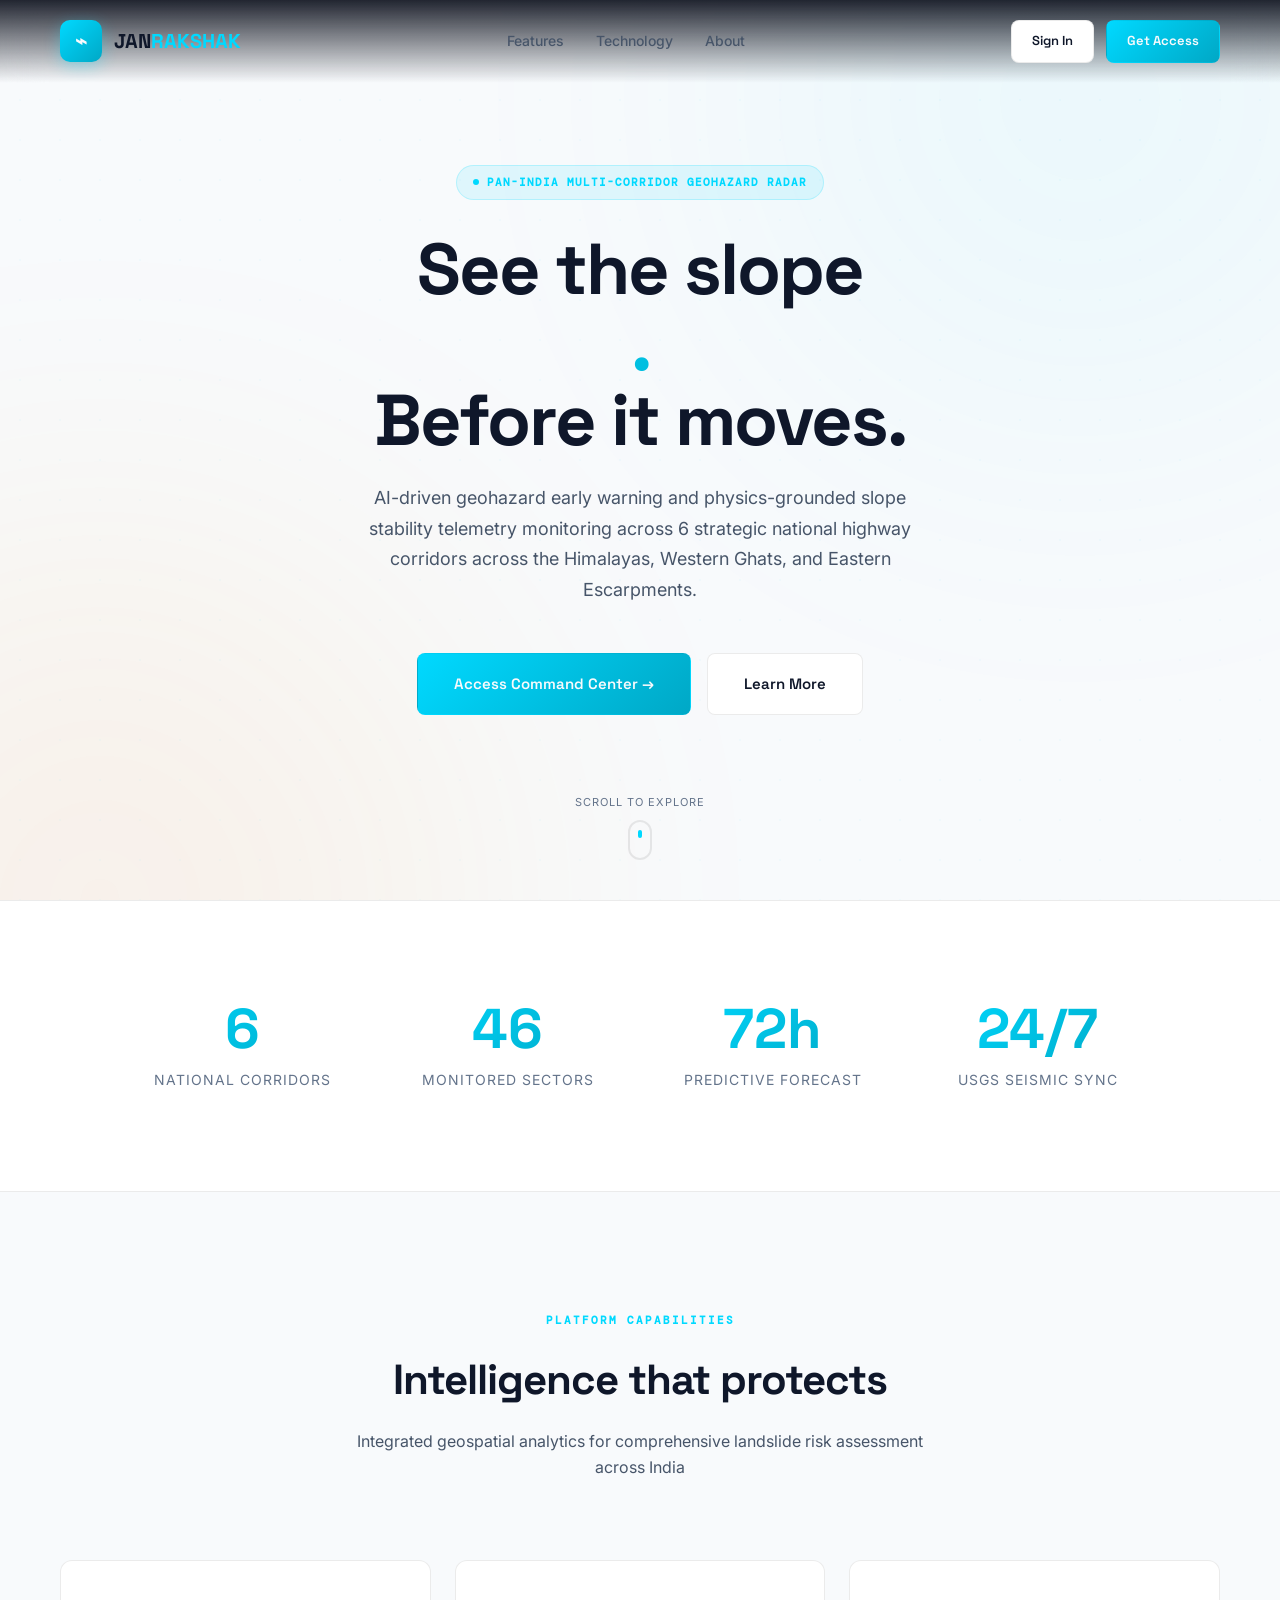
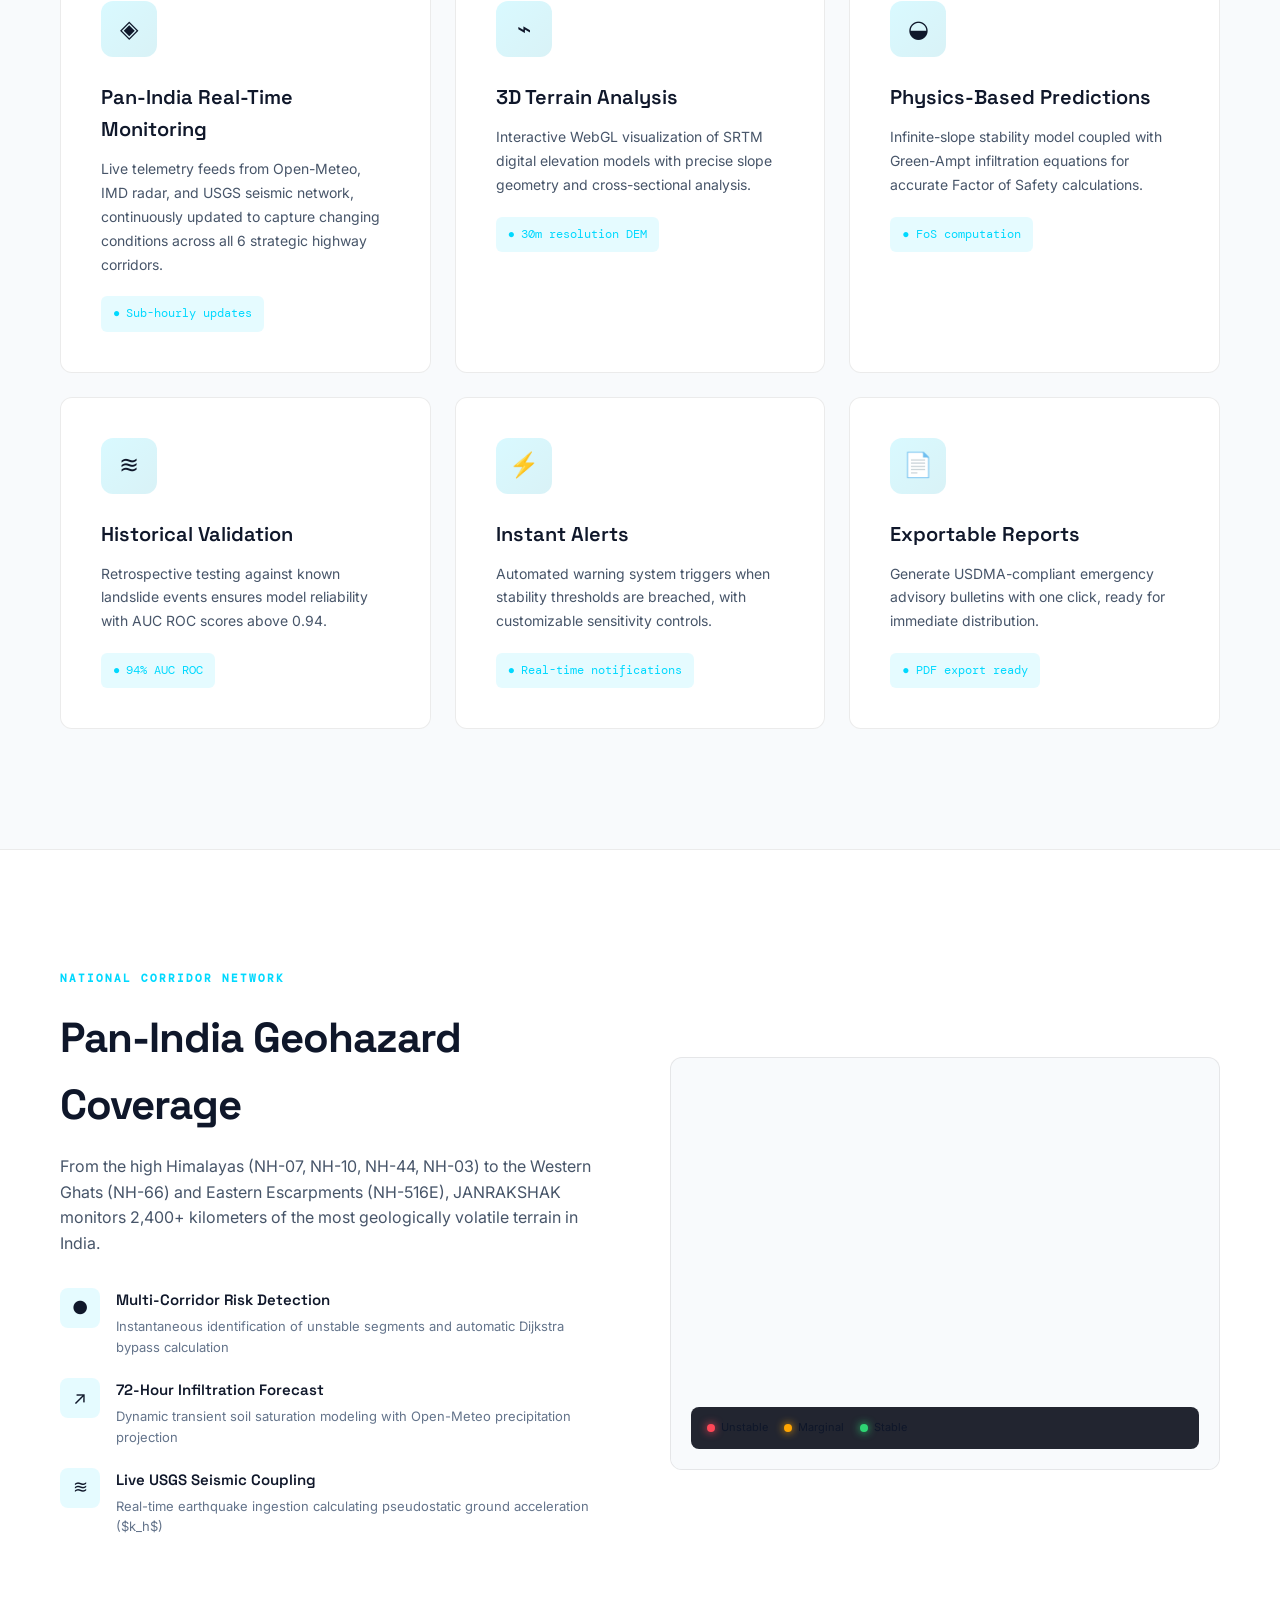
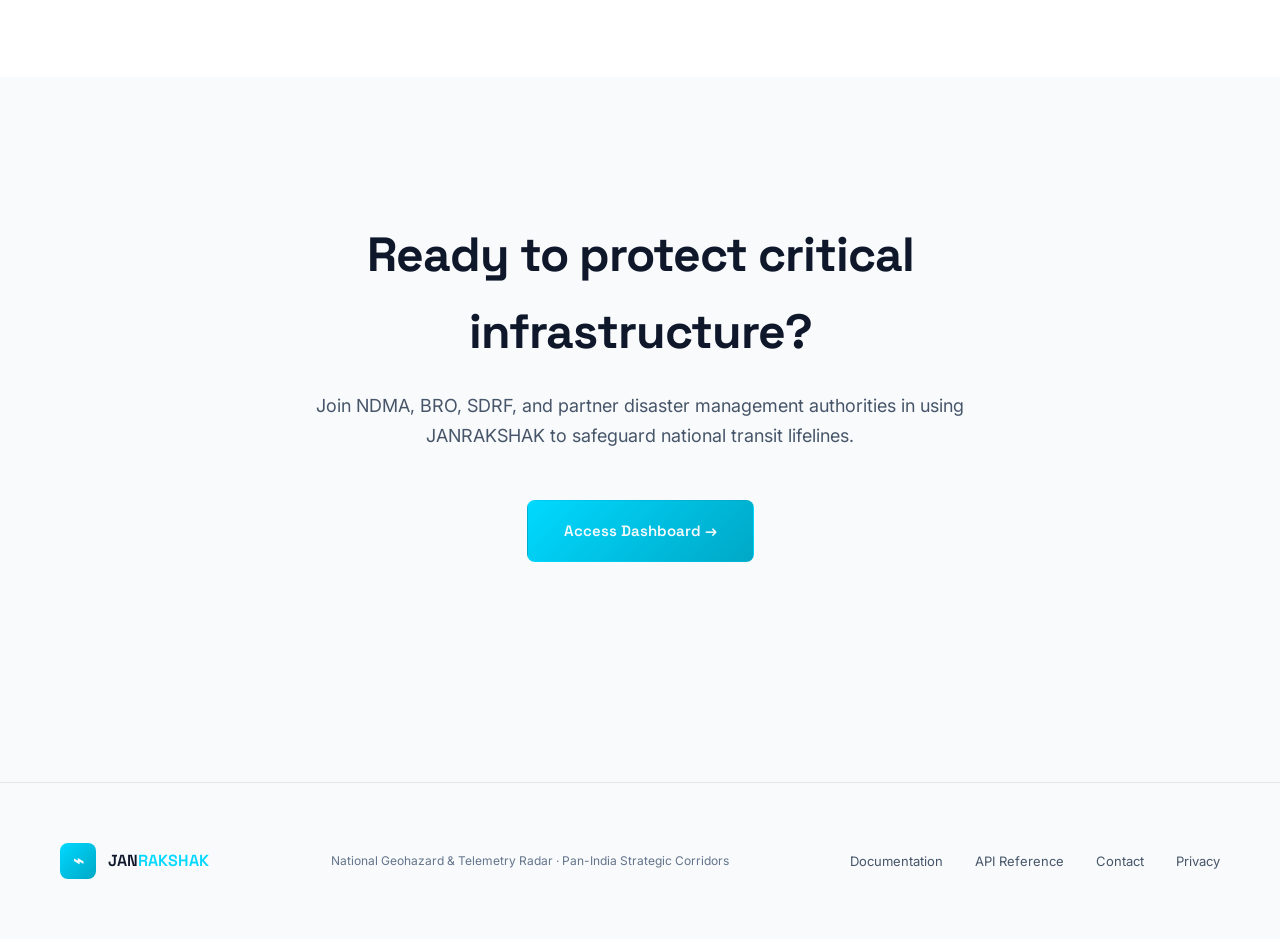
<file: templates/landing_v2.html>
<!DOCTYPE html>
<html lang="en">
<head>
    <meta charset="utf-8">
    <meta name="viewport" content="width=device-width, initial-scale=1">
    <title>JANRAKSHAK | Himalayan Slope Intelligence</title>
    <link rel="preconnect" href="https://fonts.googleapis.com">
    <link href="https://fonts.googleapis.com/css2?family=Space+Grotesk:wght@400;500;600;700&family=Inter:wght@300;400;500;600;700&family=DM+Mono:wght@400;500&display=swap" rel="stylesheet">

    <style>
        :root {
            --primary: #00d9ff;
            --primary-dark: #00a8c6;
            --danger: #ff4757;
            --warning: #ffa502;
            --success: #2ed573;
            --dark: #0a0e1a;
            --dark-light: #141b2d;
            --dark-lighter: #1e2a3d;
            --text-primary: #f0f4f8;
            --text-secondary: #94a3b8;
            --text-muted: #64748b;
            --border: rgba(255,255,255,0.08);
            --shadow: 0 20px 60px rgba(0,0,0,0.4);
            --radius: 12px;
            --radius-sm: 8px;
        }

        @media (prefers-color-scheme: light) {
            :root:not([data-theme="dark"]) {
                --dark: #f8fafc;
                --dark-light: #ffffff;
                --dark-lighter: #f1f5f9;
                --text-primary: #0f172a;
                --text-secondary: #475569;
                --border: rgba(0,0,0,0.08);
            }
        }

        * {
            margin: 0;
            padding: 0;
            box-sizing: border-box;
        }

        body {
            font-family: 'Inter', -apple-system, BlinkMacSystemFont, sans-serif;
            background: var(--dark);
            color: var(--text-primary);
            line-height: 1.6;
            overflow-x: hidden;
        }

        /* Ambient Background */
        .ambient-bg {
            position: fixed;
            inset: 0;
            z-index: -1;
            overflow: hidden;
        }

        .ambient-glow {
            position: absolute;
            width: 800px;
            height: 800px;
            border-radius: 50%;
            filter: blur(150px);
            opacity: 0.08;
        }

        .glow-1 {
            top: -300px;
            right: -200px;
            background: radial-gradient(circle, var(--primary), transparent);
            animation: float 20s ease-in-out infinite;
        }

        .glow-2 {
            bottom: -400px;
            left: -300px;
            background: radial-gradient(circle, var(--danger), var(--warning), transparent);
            animation: float 25s ease-in-out infinite reverse;
        }

        .glow-3 {
            top: 50%;
            left: 50%;
            transform: translate(-50%, -50%);
            width: 1200px;
            height: 1200px;
            background: radial-gradient(circle, rgba(0,217,255,0.03), transparent 70%);
            animation: pulse 8s ease-in-out infinite;
        }

        .grid-pattern {
            position: absolute;
            inset: 0;
            background-image: radial-gradient(rgba(0,217,255,0.03) 1px, transparent 1px);
            background-size: 40px 40px;
        }

        /* Navigation */
        .nav {
            position: fixed;
            top: 0;
            left: 0;
            right: 0;
            z-index: 100;
            padding: 20px 60px;
            display: flex;
            justify-content: space-between;
            align-items: center;
            background: linear-gradient(to bottom, rgba(10,14,26,0.9), transparent);
            backdrop-filter: blur(20px);
        }

        .nav-brand {
            display: flex;
            align-items: center;
            gap: 12px;
        }

        .nav-logo {
            width: 42px;
            height: 42px;
            background: linear-gradient(135deg, var(--primary), var(--primary-dark));
            border-radius: 10px;
            display: flex;
            align-items: center;
            justify-content: center;
            font-size: 20px;
            font-weight: 700;
            color: var(--dark);
            box-shadow: 0 4px 16px rgba(0,217,255,0.3);
        }

        .nav-name {
            font-family: 'Space Grotesk', sans-serif;
            font-size: 20px;
            font-weight: 700;
        }

        .nav-name span {
            color: var(--primary);
        }

        .nav-links {
            display: flex;
            gap: 32px;
        }

        .nav-link {
            color: var(--text-secondary);
            text-decoration: none;
            font-size: 14px;
            font-weight: 500;
            transition: color 0.2s ease;
        }

        .nav-link:hover {
            color: var(--text-primary);
        }

        .nav-cta {
            display: flex;
            gap: 12px;
        }

        .btn {
            padding: 10px 20px;
            border-radius: var(--radius-sm);
            font-family: 'Space Grotesk', sans-serif;
            font-size: 13px;
            font-weight: 600;
            border: 1px solid var(--border);
            background: var(--dark-light);
            color: var(--text-primary);
            cursor: pointer;
            transition: all 0.2s ease;
            text-decoration: none;
        }

        .btn:hover {
            border-color: var(--primary);
            box-shadow: 0 0 12px rgba(0,217,255,0.2);
            transform: translateY(-1px);
        }

        .btn-primary {
            background: linear-gradient(135deg, var(--primary), var(--primary-dark));
            color: var(--dark);
            border-color: transparent;
        }

        .btn-primary:hover {
            box-shadow: 0 8px 32px rgba(0,217,255,0.4);
        }

        /* Hero Section */
        .hero {
            min-height: 100vh;
            display: flex;
            align-items: center;
            justify-content: center;
            padding: 140px 60px 80px;
            position: relative;
        }

        .hero-content {
            max-width: 900px;
            text-align: center;
            animation: fadeUp 1s cubic-bezier(0.16, 1, 0.3, 1);
        }

        .hero-badge {
            display: inline-flex;
            align-items: center;
            gap: 8px;
            padding: 8px 16px;
            background: rgba(0,217,255,0.1);
            border: 1px solid rgba(0,217,255,0.2);
            border-radius: 50px;
            font-size: 11px;
            font-weight: 600;
            font-family: 'DM Mono', monospace;
            color: var(--primary);
            letter-spacing: 1px;
            text-transform: uppercase;
            margin-bottom: 32px;
        }

        .hero-badge-dot {
            width: 6px;
            height: 6px;
            background: var(--primary);
            border-radius: 50%;
            animation: pulse 2s ease-in-out infinite;
        }

        .hero-title {
            font-family: 'Space Grotesk', sans-serif;
            font-size: clamp(40px, 7vw, 72px);
            font-weight: 700;
            line-height: 1.05;
            margin-bottom: 24px;
            letter-spacing: -2px;
        }

        .hero-title span {
            display: block;
            background: linear-gradient(135deg, var(--primary), var(--primary-dark));
            -webkit-background-clip: text;
            -webkit-text-fill-color: transparent;
            background-clip: text;
        }

        .hero-description {
            font-size: 18px;
            color: var(--text-secondary);
            max-width: 600px;
            margin: 0 auto 48px;
            line-height: 1.7;
        }

        .hero-actions {
            display: flex;
            gap: 16px;
            justify-content: center;
            margin-bottom: 80px;
        }

        .btn-large {
            padding: 18px 36px;
            font-size: 15px;
            border-radius: var(--radius-sm);
        }

        .scroll-indicator {
            position: absolute;
            bottom: 40px;
            left: 50%;
            transform: translateX(-50%);
            display: flex;
            flex-direction: column;
            align-items: center;
            gap: 8px;
            color: var(--text-muted);
            font-size: 11px;
            letter-spacing: 1px;
            text-transform: uppercase;
            animation: bounce 2s ease-in-out infinite;
        }

        .scroll-indicator-icon {
            width: 24px;
            height: 40px;
            border: 2px solid var(--border);
            border-radius: 12px;
            position: relative;
        }

        .scroll-indicator-icon::before {
            content: '';
            position: absolute;
            top: 8px;
            left: 50%;
            transform: translateX(-50%);
            width: 4px;
            height: 8px;
            background: var(--primary);
            border-radius: 2px;
            animation: scroll 2s ease-in-out infinite;
        }

        /* Stats Section */
        .stats-section {
            padding: 100px 60px;
            background: var(--dark-light);
            border-top: 1px solid var(--border);
            border-bottom: 1px solid var(--border);
        }

        .stats-grid {
            display: grid;
            grid-template-columns: repeat(auto-fit, minmax(200px, 1fr));
            gap: 60px;
            max-width: 1000px;
            margin: 0 auto;
        }

        .stat-item {
            text-align: center;
        }

        .stat-value {
            font-family: 'Space Grotesk', sans-serif;
            font-size: 56px;
            font-weight: 700;
            background: linear-gradient(135deg, var(--primary), var(--primary-dark));
            -webkit-background-clip: text;
            -webkit-text-fill-color: transparent;
            background-clip: text;
            line-height: 1;
            margin-bottom: 12px;
        }

        .stat-label {
            font-size: 14px;
            color: var(--text-muted);
            text-transform: uppercase;
            letter-spacing: 1px;
        }

        /* Features Section */
        .features-section {
            padding: 120px 60px;
        }

        .section-header {
            text-align: center;
            max-width: 600px;
            margin: 0 auto 80px;
        }

        .section-eyebrow {
            font-size: 11px;
            font-weight: 600;
            font-family: 'DM Mono', monospace;
            color: var(--primary);
            letter-spacing: 2px;
            text-transform: uppercase;
            margin-bottom: 16px;
        }

        .section-title {
            font-family: 'Space Grotesk', sans-serif;
            font-size: 42px;
            font-weight: 700;
            margin-bottom: 16px;
            letter-spacing: -1px;
        }

        .section-subtitle {
            font-size: 16px;
            color: var(--text-secondary);
        }

        .features-grid {
            display: grid;
            grid-template-columns: repeat(auto-fit, minmax(320px, 1fr));
            gap: 24px;
            max-width: 1200px;
            margin: 0 auto;
        }

        .feature-card {
            background: var(--dark-light);
            border: 1px solid var(--border);
            border-radius: var(--radius);
            padding: 40px;
            transition: all 0.3s ease;
        }

        .feature-card:hover {
            border-color: var(--primary);
            box-shadow: 0 12px 40px rgba(0,217,255,0.1);
            transform: translateY(-4px);
        }

        .feature-icon {
            width: 56px;
            height: 56px;
            background: linear-gradient(135deg, rgba(0,217,255,0.15), rgba(0,168,198,0.15));
            border-radius: 12px;
            display: flex;
            align-items: center;
            justify-content: center;
            font-size: 24px;
            margin-bottom: 24px;
        }

        .feature-title {
            font-family: 'Space Grotesk', sans-serif;
            font-size: 20px;
            font-weight: 600;
            margin-bottom: 12px;
        }

        .feature-description {
            font-size: 14px;
            color: var(--text-secondary);
            line-height: 1.7;
        }

        .feature-metric {
            display: inline-flex;
            align-items: center;
            gap: 6px;
            margin-top: 20px;
            padding: 8px 12px;
            background: rgba(0,217,255,0.1);
            border-radius: 6px;
            font-size: 12px;
            font-family: 'DM Mono', monospace;
            color: var(--primary);
        }

        /* Map Preview Section */
        .map-section {
            padding: 120px 60px;
            background: var(--dark-light);
            border-top: 1px solid var(--border);
        }

        .map-container {
            max-width: 1200px;
            margin: 0 auto;
            display: grid;
            grid-template-columns: 1fr 1fr;
            gap: 60px;
            align-items: center;
        }

        .map-content {
            animation: fadeUp 0.8s cubic-bezier(0.16, 1, 0.3, 1);
        }

        .map-mockup {
            background: var(--dark);
            border: 1px solid var(--border);
            border-radius: var(--radius);
            overflow: hidden;
            position: relative;
            aspect-ratio: 4/3;
            animation: fadeUp 0.8s cubic-bezier(0.16, 1, 0.3, 1) 0.2s backwards;
        }

        .map-mockup-image {
            position: absolute;
            inset: 0;
            background: url('https://images.unsplash.com/photo-1506905925346-21bda4d32df4?q=80&w=2070&auto=format&fit=crop') center/cover;
            opacity: 0.6;
            filter: grayscale(20%) contrast(1.1);
        }

        .map-overlay {
            position: absolute;
            inset: 0;
            background: linear-gradient(to top, var(--dark) 0%, transparent 50%);
        }

        .map-ui {
            position: absolute;
            bottom: 20px;
            left: 20px;
            right: 20px;
        }

        .map-legend {
            display: flex;
            gap: 16px;
            padding: 12px 16px;
            background: rgba(10,14,26,0.9);
            backdrop-filter: blur(12px);
            border-radius: 8px;
            font-size: 11px;
        }

        .legend-item {
            display: flex;
            align-items: center;
            gap: 6px;
        }

        .legend-dot {
            width: 8px;
            height: 8px;
            border-radius: 50%;
        }

        .legend-dot.danger { background: var(--danger); box-shadow: 0 0 8px var(--danger); }
        .legend-dot.warning { background: var(--warning); box-shadow: 0 0 8px var(--warning); }
        .legend-dot.success { background: var(--success); box-shadow: 0 0 8px var(--success); }

        .map-features-list {
            margin-top: 32px;
        }

        .map-feature {
            display: flex;
            align-items: flex-start;
            gap: 16px;
            margin-bottom: 20px;
        }

        .map-feature-icon {
            width: 40px;
            height: 40px;
            background: rgba(0,217,255,0.1);
            border-radius: 8px;
            display: flex;
            align-items: center;
            justify-content: center;
            font-size: 18px;
            flex-shrink: 0;
        }

        .map-feature-text h4 {
            font-family: 'Space Grotesk', sans-serif;
            font-size: 15px;
            font-weight: 600;
            margin-bottom: 4px;
        }

        .map-feature-text p {
            font-size: 13px;
            color: var(--text-muted);
        }

        /* CTA Section */
        .cta-section {
            padding: 140px 60px;
            text-align: center;
        }

        .cta-content {
            max-width: 700px;
            margin: 0 auto;
            animation: fadeUp 0.8s cubic-bezier(0.16, 1, 0.3, 1);
        }

        .cta-title {
            font-family: 'Space Grotesk', sans-serif;
            font-size: 48px;
            font-weight: 700;
            margin-bottom: 20px;
            letter-spacing: -1px;
        }

        .cta-description {
            font-size: 18px;
            color: var(--text-secondary);
            margin-bottom: 48px;
            line-height: 1.7;
        }

        /* Footer */
        .footer {
            padding: 60px;
            border-top: 1px solid var(--border);
        }

        .footer-content {
            display: flex;
            justify-content: space-between;
            align-items: center;
            max-width: 1200px;
            margin: 0 auto;
        }

        .footer-brand {
            display: flex;
            align-items: center;
            gap: 12px;
        }

        .footer-logo {
            width: 36px;
            height: 36px;
            background: linear-gradient(135deg, var(--primary), var(--primary-dark));
            border-radius: 8px;
            display: flex;
            align-items: center;
            justify-content: center;
            font-size: 18px;
            font-weight: 700;
            color: var(--dark);
        }

        .footer-name {
            font-family: 'Space Grotesk', sans-serif;
            font-size: 16px;
            font-weight: 600;
        }

        .footer-name span {
            color: var(--primary);
        }

        .footer-text {
            font-size: 12px;
            color: var(--text-muted);
        }

        .footer-links {
            display: flex;
            gap: 32px;
        }

        .footer-link {
            color: var(--text-secondary);
            text-decoration: none;
            font-size: 13px;
            transition: color 0.2s;
        }

        .footer-link:hover {
            color: var(--primary);
        }

        /* Animations */
        @keyframes float {
            0%, 100% { transform: translate(0, 0); }
            50% { transform: translate(-30px, -30px); }
        }

        @keyframes pulse {
            0%, 100% { opacity: 1; transform: scale(1); }
            50% { opacity: 0.6; transform: scale(1.1); }
        }

        @keyframes bounce {
            0%, 100% { transform: translateX(-50%) translateY(0); }
            50% { transform: translateX(-50%) translateY(8px); }
        }

        @keyframes scroll {
            0% { opacity: 1; transform: translateX(-50%) translateY(0); }
            100% { opacity: 0; transform: translateX(-50%) translateY(12px); }
        }

        @keyframes fadeUp {
            from {
                opacity: 0;
                transform: translateY(40px);
            }
            to {
                opacity: 1;
                transform: translateY(0);
            }
        }

        /* Responsive */
        @media (max-width: 1024px) {
            .nav {
                padding: 16px 24px;
            }

            .nav-links {
                display: none;
            }

            .hero {
                padding: 120px 24px 80px;
            }

            .stats-section,
            .features-section,
            .map-section,
            .cta-section {
                padding: 80px 24px;
            }

            .map-container {
                grid-template-columns: 1fr;
                gap: 40px;
            }

            .footer-content {
                flex-direction: column;
                gap: 24px;
                text-align: center;
            }

            .footer-links {
                flex-wrap: wrap;
                justify-content: center;
            }
        }

        @media (prefers-reduced-motion: reduce) {
            *, *::before, *::after {
                animation-duration: 0.01ms !important;
            }
        }
    </style>
</head>
<body>
    <div class="ambient-bg">
        <div class="ambient-glow glow-1"></div>
        <div class="ambient-glow glow-2"></div>
        <div class="ambient-glow glow-3"></div>
        <div class="grid-pattern"></div>
    </div>

    <!-- Navigation -->
    <nav class="nav">
        <div class="nav-brand">
            <div class="nav-logo">⌁</div>
            <div class="nav-name">JAN<span>RAKSHAK</span></div>
        </div>
        <div class="nav-links">
            <a href="#features" class="nav-link">Features</a>
            <a href="#technology" class="nav-link">Technology</a>
            <a href="#about" class="nav-link">About</a>
        </div>
        <div class="nav-cta">
            <a href="/login" class="btn">Sign In</a>
            <a href="/dashboard" class="btn btn-primary">Get Access</a>
        </div>
    </nav>

    <!-- Hero Section -->
    <section class="hero">
        <div class="hero-content">
            <div class="hero-badge">
                <span class="hero-badge-dot"></span>
                Pan-India Multi-Corridor Geohazard Radar
            </div>
            <h1 class="hero-title">
                See the slope<span>.</span>
                Before it moves.
            </h1>
            <p class="hero-description">
                AI-driven geohazard early warning and physics-grounded slope stability telemetry
                monitoring across 6 strategic national highway corridors across the Himalayas,
                Western Ghats, and Eastern Escarpments.
            </p>
            <div class="hero-actions">
                <a href="/dashboard" class="btn btn-primary btn-large">
                    Access Command Center
                    <span>→</span>
                </a>
                <a href="#features" class="btn btn-large">Learn More</a>
            </div>
        </div>
        <div class="scroll-indicator">
            <span>Scroll to explore</span>
            <div class="scroll-indicator-icon"></div>
        </div>
    </section>

    <!-- Stats Section -->
    <section class="stats-section">
        <div class="stats-grid">
            <div class="stat-item">
                <div class="stat-value">6</div>
                <div class="stat-label">National Corridors</div>
            </div>
            <div class="stat-item">
                <div class="stat-value">46</div>
                <div class="stat-label">Monitored Sectors</div>
            </div>
            <div class="stat-item">
                <div class="stat-value">72h</div>
                <div class="stat-label">Predictive Forecast</div>
            </div>
            <div class="stat-item">
                <div class="stat-value">24/7</div>
                <div class="stat-label">USGS Seismic Sync</div>
            </div>
        </div>
    </section>

    <!-- Features Section -->
    <section class="features-section" id="features">
        <div class="section-header">
            <div class="section-eyebrow">Platform Capabilities</div>
            <h2 class="section-title">Intelligence that protects</h2>
            <p class="section-subtitle">
                Integrated geospatial analytics for comprehensive landslide risk assessment across India
            </p>
        </div>
        <div class="features-grid">
            <div class="feature-card">
                <div class="feature-icon">◈</div>
                <h3 class="feature-title">Pan-India Real-Time Monitoring</h3>
                <p class="feature-description">
                    Live telemetry feeds from Open-Meteo, IMD radar, and USGS seismic network, continuously updated
                    to capture changing conditions across all 6 strategic highway corridors.
                </p>
                <div class="feature-metric">
                    <span>●</span>
                    Sub-hourly updates
                </div>
            </div>
            <div class="feature-card">
                <div class="feature-icon">⌁</div>
                <h3 class="feature-title">3D Terrain Analysis</h3>
                <p class="feature-description">
                    Interactive WebGL visualization of SRTM digital elevation models with
                    precise slope geometry and cross-sectional analysis.
                </p>
                <div class="feature-metric">
                    <span>●</span>
                    30m resolution DEM
                </div>
            </div>
            <div class="feature-card">
                <div class="feature-icon">◒</div>
                <h3 class="feature-title">Physics-Based Predictions</h3>
                <p class="feature-description">
                    Infinite-slope stability model coupled with Green-Ampt infiltration
                    equations for accurate Factor of Safety calculations.
                </p>
                <div class="feature-metric">
                    <span>●</span>
                    FoS computation
                </div>
            </div>
            <div class="feature-card">
                <div class="feature-icon">≋</div>
                <h3 class="feature-title">Historical Validation</h3>
                <p class="feature-description">
                    Retrospective testing against known landslide events ensures model
                    reliability with AUC ROC scores above 0.94.
                </p>
                <div class="feature-metric">
                    <span>●</span>
                    94% AUC ROC
                </div>
            </div>
            <div class="feature-card">
                <div class="feature-icon">⚡</div>
                <h3 class="feature-title">Instant Alerts</h3>
                <p class="feature-description">
                    Automated warning system triggers when stability thresholds are breached,
                    with customizable sensitivity controls.
                </p>
                <div class="feature-metric">
                    <span>●</span>
                    Real-time notifications
                </div>
            </div>
            <div class="feature-card">
                <div class="feature-icon">📄</div>
                <h3 class="feature-title">Exportable Reports</h3>
                <p class="feature-description">
                    Generate USDMA-compliant emergency advisory bulletins with one click,
                    ready for immediate distribution.
                </p>
                <div class="feature-metric">
                    <span>●</span>
                    PDF export ready
                </div>
            </div>
        </div>
    </section>

    <!-- Map Section -->
    <section class="map-section" id="technology">
        <div class="map-container">
            <div class="map-content">
                <div class="section-eyebrow">National Corridor Network</div>
                <h2 class="section-title">Pan-India Geohazard Coverage</h2>
                <p class="section-subtitle" style="margin-bottom: 32px;">
                    From the high Himalayas (NH-07, NH-10, NH-44, NH-03) to the Western Ghats (NH-66) and Eastern Escarpments (NH-516E),
                    JANRAKSHAK monitors 2,400+ kilometers of the most geologically volatile terrain in India.
                </p>
                <div class="map-features-list">
                    <div class="map-feature">
                        <div class="map-feature-icon">●</div>
                        <div class="map-feature-text">
                            <h4>Multi-Corridor Risk Detection</h4>
                            <p>Instantaneous identification of unstable segments and automatic Dijkstra bypass calculation</p>
                        </div>
                    </div>
                    <div class="map-feature">
                        <div class="map-feature-icon">↗</div>
                        <div class="map-feature-text">
                            <h4>72-Hour Infiltration Forecast</h4>
                            <p>Dynamic transient soil saturation modeling with Open-Meteo precipitation projection</p>
                        </div>
                    </div>
                    <div class="map-feature">
                        <div class="map-feature-icon">≋</div>
                        <div class="map-feature-text">
                            <h4>Live USGS Seismic Coupling</h4>
                            <p>Real-time earthquake ingestion calculating pseudostatic ground acceleration ($k_h$)</p>
                        </div>
                    </div>
                </div>
            </div>
            <div class="map-mockup">
                <div class="map-mockup-image"></div>
                <div class="map-overlay"></div>
                <div class="map-ui">
                    <div class="map-legend">
                        <div class="legend-item">
                            <span class="legend-dot danger"></span>
                            <span>Unstable</span>
                        </div>
                        <div class="legend-item">
                            <span class="legend-dot warning"></span>
                            <span>Marginal</span>
                        </div>
                        <div class="legend-item">
                            <span class="legend-dot success"></span>
                            <span>Stable</span>
                        </div>
                    </div>
                </div>
            </div>
        </div>
    </section>

    <!-- CTA Section -->
    <section class="cta-section" id="about">
        <div class="cta-content">
            <h2 class="cta-title">Ready to protect critical infrastructure?</h2>
            <p class="cta-description">
                Join NDMA, BRO, SDRF, and partner disaster management authorities in using
                JANRAKSHAK to safeguard national transit lifelines.
            </p>
            <div class="hero-actions">
                <a href="/dashboard" class="btn btn-primary btn-large">
                    Access Dashboard
                    <span>→</span>
                </a>
            </div>
        </div>
    </section>

    <!-- Footer -->
    <footer class="footer">
        <div class="footer-content">
            <div class="footer-brand">
                <div class="footer-logo">⌁</div>
                <div class="footer-name">JAN<span>RAKSHAK</span></div>
            </div>
            <div class="footer-text">
                National Geohazard & Telemetry Radar · Pan-India Strategic Corridors
            </div>
            <div class="footer-links">
                <a href="#" class="footer-link">Documentation</a>
                <a href="#" class="footer-link">API Reference</a>
                <a href="#" class="footer-link">Contact</a>
                <a href="#" class="footer-link">Privacy</a>
            </div>
        </div>
    </footer>

    <script>
        // Smooth scroll for navigation links
        document.querySelectorAll('a[href^="#"]').forEach(anchor => {
            anchor.addEventListener('click', function (e) {
                e.preventDefault();
                const href = this.getAttribute('href');
                if (href === '#') return;
                const target = document.querySelector(href);
                if (target) {
                    target.scrollIntoView({
                        behavior: 'smooth',
                        block: 'start'
                    });
                }
            });
        });
    </script>
</body>
</html>
</file>
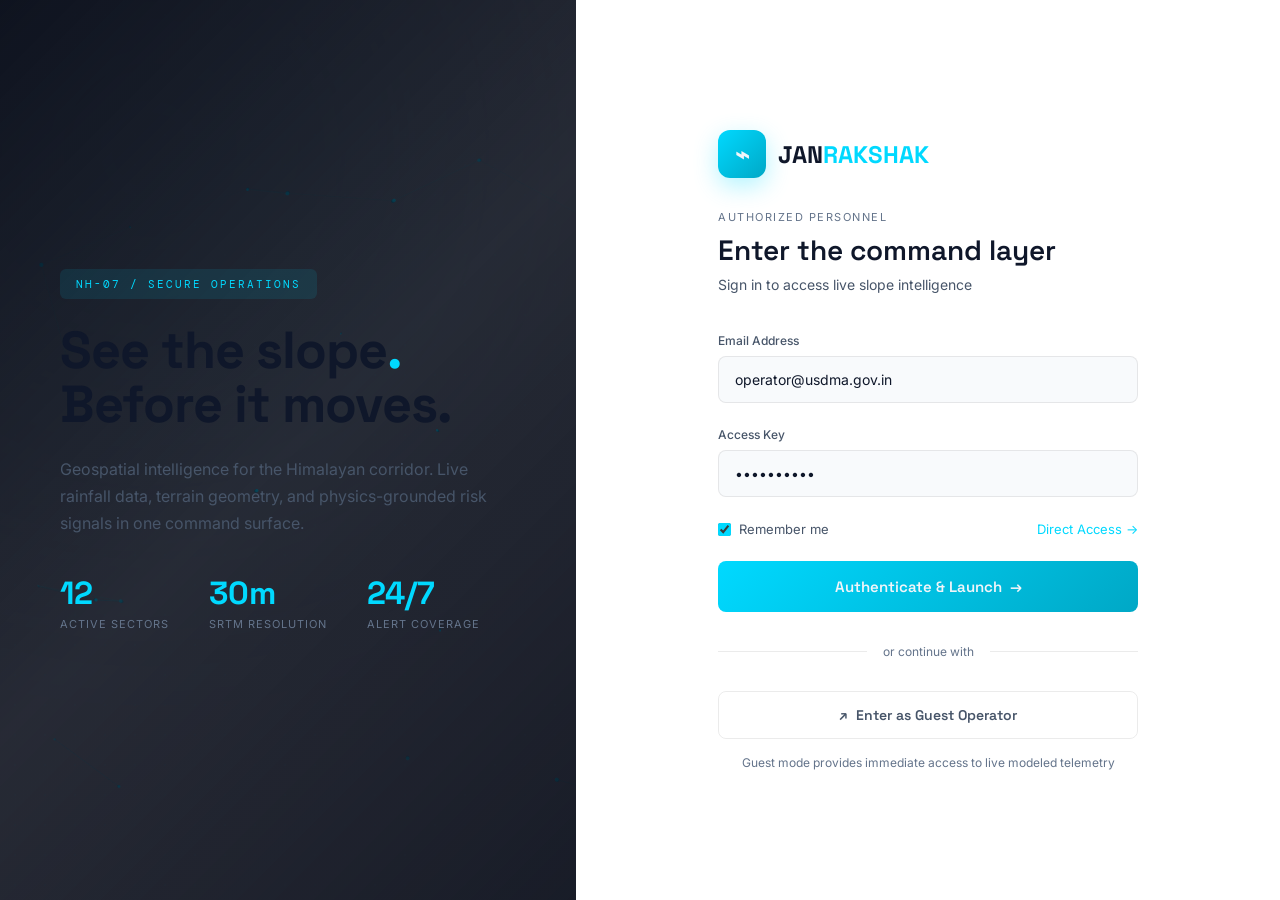
<file: templates/login_v2.html>
<!DOCTYPE html>
<html lang="en">
<head>
    <meta charset="utf-8">
    <meta name="viewport" content="width=device-width, initial-scale=1">
    <title>JANRAKSHAK | Secure Access</title>
    <link rel="preconnect" href="https://fonts.googleapis.com">
    <link href="https://fonts.googleapis.com/css2?family=Space+Grotesk:wght@400;500;600;700&family=Inter:wght@300;400;500;600;700&family=DM+Mono:wght@400;500&display=swap" rel="stylesheet">

    <style>
        :root {
            --primary: #00d9ff;
            --primary-dark: #00a8c6;
            --dark: #0a0e1a;
            --dark-light: #141b2d;
            --dark-lighter: #1e2a3d;
            --light: #f8fafc;
            --text-primary: #f0f4f8;
            --text-secondary: #94a3b8;
            --text-muted: #64748b;
            --border: rgba(255,255,255,0.08);
            --shadow: 0 20px 60px rgba(0,0,0,0.4);
            --radius: 12px;
            --radius-sm: 8px;
        }

        @media (prefers-color-scheme: light) {
            :root:not([data-theme="dark"]) {
                --dark: #f1f5f9;
                --dark-light: #ffffff;
                --dark-lighter: #f8fafc;
                --text-primary: #0f172a;
                --text-secondary: #475569;
                --border: rgba(0,0,0,0.08);
            }
        }

        * {
            margin: 0;
            padding: 0;
            box-sizing: border-box;
        }

        body {
            font-family: 'Inter', -apple-system, BlinkMacSystemFont, sans-serif;
            background: var(--dark);
            color: var(--text-primary);
            min-height: 100vh;
            display: flex;
        }

        /* Ambient Background */
        .ambient-bg {
            position: fixed;
            inset: 0;
            z-index: -1;
            overflow: hidden;
        }

        .ambient-glow {
            position: absolute;
            width: 700px;
            height: 700px;
            border-radius: 50%;
            filter: blur(150px);
            opacity: 0.1;
        }

        .glow-1 {
            top: -200px;
            left: -200px;
            background: radial-gradient(circle, var(--primary), transparent);
            animation: float 15s ease-in-out infinite;
        }

        .glow-2 {
            bottom: -200px;
            right: -200px;
            background: radial-gradient(circle, #00d9ff, transparent);
            animation: float 20s ease-in-out infinite reverse;
        }

        .grid-pattern {
            position: absolute;
            inset: 0;
            background-image: radial-gradient(rgba(0,217,255,0.04) 1px, transparent 1px);
            background-size: 30px 30px;
        }

        /* Split Layout */
        .auth-container {
            display: flex;
            width: 100%;
            min-height: 100vh;
        }

        /* Left Panel - Brand Story */
        .brand-panel {
            width: 45%;
            padding: 60px;
            display: flex;
            flex-direction: column;
            justify-content: center;
            position: relative;
            overflow: hidden;
        }

        .brand-bg {
            position: absolute;
            inset: 0;
            z-index: -1;
        }

        .brand-bg-image {
            position: absolute;
            inset: 0;
            background: url('https://images.unsplash.com/photo-1517604323605-6a56e098bd83?q=80&w=2560&auto=format&fit=crop') center/cover;
            opacity: 0.4;
            filter: grayscale(30%) contrast(1.2);
        }

        .brand-overlay {
            position: absolute;
            inset: 0;
            background: linear-gradient(135deg, rgba(10,14,26,0.95) 0%, rgba(10,14,26,0.7) 50%, rgba(10,14,26,0.85) 100%);
        }

        .brand-content {
            max-width: 480px;
            animation: slideUp 0.8s cubic-bezier(0.16, 1, 0.3, 1);
        }

        .brand-kicker {
            font-family: 'DM Mono', monospace;
            font-size: 11px;
            color: var(--primary);
            letter-spacing: 2px;
            text-transform: uppercase;
            margin-bottom: 24px;
            padding: 8px 16px;
            background: rgba(0,217,255,0.1);
            border-radius: 6px;
            display: inline-block;
        }

        .brand-title {
            font-family: 'Space Grotesk', sans-serif;
            font-size: 52px;
            font-weight: 700;
            line-height: 1.05;
            margin-bottom: 24px;
            letter-spacing: -1px;
        }

        .brand-title span {
            color: var(--primary);
        }

        .brand-description {
            font-size: 16px;
            color: var(--text-secondary);
            line-height: 1.7;
            margin-bottom: 40px;
        }

        .brand-stats {
            display: flex;
            gap: 40px;
        }

        .brand-stat {
            text-align: left;
        }

        .brand-stat-value {
            font-family: 'Space Grotesk', sans-serif;
            font-size: 32px;
            font-weight: 700;
            color: var(--primary);
            line-height: 1;
        }

        .brand-stat-label {
            font-size: 11px;
            color: var(--text-muted);
            text-transform: uppercase;
            letter-spacing: 1px;
            margin-top: 8px;
        }

        /* Right Panel - Login Form */
        .form-panel {
            width: 55%;
            display: flex;
            align-items: center;
            justify-content: center;
            padding: 60px;
            background: var(--dark-light);
        }

        .form-container {
            width: 100%;
            max-width: 420px;
            animation: slideUp 0.8s cubic-bezier(0.16, 1, 0.3, 1) 0.2s backwards;
        }

        .form-header {
            margin-bottom: 40px;
        }

        .form-logo {
            display: flex;
            align-items: center;
            gap: 12px;
            margin-bottom: 32px;
        }

        .logo-icon {
            width: 48px;
            height: 48px;
            background: linear-gradient(135deg, var(--primary), var(--primary-dark));
            border-radius: 12px;
            display: flex;
            align-items: center;
            justify-content: center;
            font-size: 24px;
            font-weight: 700;
            color: var(--dark);
            box-shadow: 0 8px 24px rgba(0,217,255,0.3);
        }

        .logo-text {
            font-family: 'Space Grotesk', sans-serif;
            font-size: 24px;
            font-weight: 700;
        }

        .logo-text span {
            color: var(--primary);
        }

        .form-eyebrow {
            font-size: 11px;
            color: var(--text-muted);
            text-transform: uppercase;
            letter-spacing: 1.5px;
            margin-bottom: 8px;
        }

        .form-title {
            font-family: 'Space Grotesk', sans-serif;
            font-size: 28px;
            font-weight: 600;
            margin-bottom: 8px;
        }

        .form-subtitle {
            font-size: 14px;
            color: var(--text-secondary);
        }

        /* Form Elements */
        .form-group {
            margin-bottom: 24px;
        }

        .form-label {
            display: block;
            font-size: 12px;
            font-weight: 500;
            color: var(--text-secondary);
            margin-bottom: 8px;
        }

        .form-input {
            width: 100%;
            padding: 14px 16px;
            font-family: 'Inter', sans-serif;
            font-size: 14px;
            background: var(--dark-lighter);
            border: 1px solid var(--border);
            border-radius: var(--radius-sm);
            color: var(--text-primary);
            transition: all 0.2s ease;
        }

        .form-input:focus {
            outline: none;
            border-color: var(--primary);
            box-shadow: 0 0 0 3px rgba(0,217,255,0.15);
        }

        .form-input::placeholder {
            color: var(--text-muted);
        }

        .form-options {
            display: flex;
            justify-content: space-between;
            align-items: center;
            margin-bottom: 24px;
            font-size: 13px;
        }

        .checkbox-label {
            display: flex;
            align-items: center;
            gap: 8px;
            cursor: pointer;
            color: var(--text-secondary);
        }

        .checkbox-label input {
            accent-color: var(--primary);
        }

        .forgot-link {
            color: var(--primary);
            text-decoration: none;
            transition: opacity 0.2s;
        }

        .forgot-link:hover {
            opacity: 0.8;
        }

        .btn-submit {
            width: 100%;
            padding: 16px 24px;
            font-family: 'Space Grotesk', sans-serif;
            font-size: 15px;
            font-weight: 600;
            background: linear-gradient(135deg, var(--primary), var(--primary-dark));
            color: var(--dark);
            border: none;
            border-radius: var(--radius-sm);
            cursor: pointer;
            transition: all 0.3s ease;
            display: flex;
            align-items: center;
            justify-content: center;
            gap: 8px;
        }

        .btn-submit:hover {
            box-shadow: 0 8px 32px rgba(0,217,255,0.4);
            transform: translateY(-2px);
        }

        .btn-submit:active {
            transform: translateY(0);
        }

        .divider {
            display: flex;
            align-items: center;
            gap: 16px;
            margin: 32px 0;
            color: var(--text-muted);
            font-size: 12px;
        }

        .divider::before,
        .divider::after {
            content: '';
            flex: 1;
            height: 1px;
            background: var(--border);
        }

        .btn-guest {
            width: 100%;
            padding: 14px 24px;
            font-family: 'Space Grotesk', sans-serif;
            font-size: 14px;
            font-weight: 600;
            background: transparent;
            border: 1px solid var(--border);
            color: var(--text-secondary);
            border-radius: var(--radius-sm);
            cursor: pointer;
            transition: all 0.2s ease;
            display: flex;
            align-items: center;
            justify-content: center;
            gap: 8px;
        }

        .btn-guest:hover {
            border-color: var(--primary);
            color: var(--primary);
            background: rgba(0,217,255,0.05);
        }

        .guest-note {
            text-align: center;
            margin-top: 16px;
            font-size: 12px;
            color: var(--text-muted);
        }

        /* Error Message */
        .auth-error {
            background: rgba(255,71,87,0.1);
            border: 1px solid rgba(255,71,87,0.3);
            color: var(--danger);
            padding: 12px 16px;
            border-radius: var(--radius-sm);
            font-size: 13px;
            margin-bottom: 20px;
            display: none;
        }

        .auth-error.visible {
            display: block;
        }

        /* Animations */
        @keyframes float {
            0%, 100% { transform: translate(0, 0); }
            50% { transform: translate(30px, 30px); }
        }

        @keyframes slideUp {
            from {
                opacity: 0;
                transform: translateY(30px);
            }
            to {
                opacity: 1;
                transform: translateY(0);
            }
        }

        /* Responsive */
        @media (max-width: 1024px) {
            .brand-panel {
                display: none;
            }

            .form-panel {
                width: 100%;
            }
        }

        @media (prefers-reduced-motion: reduce) {
            *, *::before, *::after {
                animation-duration: 0.01ms !important;
            }
        }
    </style>
</head>
<body>
    <div class="ambient-bg">
        <canvas id="canvas-bg"></canvas>
        <div class="ambient-glow glow-1"></div>
        <div class="ambient-glow glow-2"></div>
        <div class="grid-pattern"></div>
    </div>

    <div class="auth-container">
        <!-- Brand Panel -->
        <div class="brand-panel">
            <div class="brand-bg">
                <div class="brand-bg-image"></div>
                <div class="brand-overlay"></div>
            </div>
            <div class="brand-content">
                <div class="brand-kicker">NH-07 / Secure Operations</div>
                <h1 class="brand-title">See the slope<span>.</span><br>Before it moves.</h1>
                <p class="brand-description">
                    Geospatial intelligence for the Himalayan corridor. Live rainfall data,
                    terrain geometry, and physics-grounded risk signals in one command surface.
                </p>
                <div class="brand-stats">
                    <div class="brand-stat">
                        <div class="brand-stat-value">12</div>
                        <div class="brand-stat-label">Active Sectors</div>
                    </div>
                    <div class="brand-stat">
                        <div class="brand-stat-value">30m</div>
                        <div class="brand-stat-label">SRTM Resolution</div>
                    </div>
                    <div class="brand-stat">
                        <div class="brand-stat-value">24/7</div>
                        <div class="brand-stat-label">Alert Coverage</div>
                    </div>
                </div>
            </div>
        </div>

        <!-- Form Panel -->
        <div class="form-panel">
            <div class="form-container">
                <div class="form-header">
                    <div class="form-logo">
                        <div class="logo-icon">⌁</div>
                        <div class="logo-text">JAN<span>RAKSHAK</span></div>
                    </div>
                    <div class="form-eyebrow">Authorized Personnel</div>
                    <h2 class="form-title">Enter the command layer</h2>
                    <p class="form-subtitle">Sign in to access live slope intelligence</p>
                </div>

                <form id="login-form">
                    <div class="auth-error" id="auth-error"></div>

                    <div class="form-group">
                        <label class="form-label" for="email">Email Address</label>
                        <input
                            type="email"
                            id="email"
                            class="form-input"
                            placeholder="operator@usdma.gov.in"
                            value="operator@usdma.gov.in"
                        >
                    </div>

                    <div class="form-group">
                        <label class="form-label" for="password">Access Key</label>
                        <input
                            type="password"
                            id="password"
                            class="form-input"
                            placeholder="janrakshak"
                            value="janrakshak"
                        >
                    </div>

                    <div class="form-options">
                        <label class="checkbox-label">
                            <input type="checkbox" id="remember" checked>
                            <span>Remember me</span>
                        </label>
                        <a href="/dashboard" class="forgot-link">Direct Access →</a>
                    </div>

                    <button type="submit" class="btn-submit">
                        Authenticate & Launch
                        <span>→</span>
                    </button>
                </form>

                <div class="divider"><span>or continue with</span></div>

                <button class="btn-guest" id="guest-btn" type="button">
                    <span>↗</span>
                    Enter as Guest Operator
                </button>

                <p class="guest-note">Guest mode provides immediate access to live modeled telemetry</p>
            </div>
        </div>
    </div>

    <script>
        // Animated Canvas Background
        const canvas = document.getElementById('canvas-bg');
        const ctx = canvas.getContext('2d');

        // Set canvas size
        function resizeCanvas() {
            canvas.width = window.innerWidth;
            canvas.height = window.innerHeight;
        }
        resizeCanvas();
        window.addEventListener('resize', resizeCanvas);

        // Particle system
        const particles = [];
        const particleCount = 40;

        class Particle {
            constructor() {
                this.x = Math.random() * canvas.width;
                this.y = Math.random() * canvas.height;
                this.vx = (Math.random() - 0.5) * 0.5;
                this.vy = (Math.random() - 0.5) * 0.5;
                this.size = Math.random() * 1.5 + 0.5;
                this.opacity = Math.random() * 0.5 + 0.1;
                this.life = Math.random() * 0.3 + 0.2;
                this.maxLife = this.life;
            }

            update() {
                this.x += this.vx;
                this.y += this.vy;
                this.life -= 0.002;

                // Wrap around edges
                if (this.x < 0) this.x = canvas.width;
                if (this.x > canvas.width) this.x = 0;
                if (this.y < 0) this.y = canvas.height;
                if (this.y > canvas.height) this.y = 0;
            }

            draw() {
                ctx.fillStyle = `rgba(0, 217, 255, ${this.opacity * (this.life / this.maxLife)})`;
                ctx.beginPath();
                ctx.arc(this.x, this.y, this.size, 0, Math.PI * 2);
                ctx.fill();
            }
        }

        // Initialize particles
        for (let i = 0; i < particleCount; i++) {
            particles.push(new Particle());
        }

        // Animation loop
        function animate() {
            // Clear canvas with slight fade
            ctx.fillStyle = 'rgba(10, 14, 26, 0.1)';
            ctx.fillRect(0, 0, canvas.width, canvas.height);

            // Update and draw particles
            particles.forEach((p, index) => {
                p.update();
                p.draw();

                if (p.life <= 0) {
                    particles[index] = new Particle();
                }
            });

            // Draw connecting lines between nearby particles
            for (let i = 0; i < particles.length; i++) {
                for (let j = i + 1; j < particles.length; j++) {
                    const dx = particles[i].x - particles[j].x;
                    const dy = particles[i].y - particles[j].y;
                    const distance = Math.sqrt(dx * dx + dy * dy);

                    if (distance < 150) {
                        ctx.strokeStyle = `rgba(0, 217, 255, ${0.1 * (1 - distance / 150)})`;
                        ctx.lineWidth = 0.5;
                        ctx.beginPath();
                        ctx.moveTo(particles[i].x, particles[i].y);
                        ctx.lineTo(particles[j].x, particles[j].y);
                        ctx.stroke();
                    }
                }
            }

            requestAnimationFrame(animate);
        }

        animate();

        // Handle scroll effects
        window.addEventListener('scroll', () => {
            const scrollableHeight = document.documentElement.scrollHeight - window.innerHeight;
            const scrollPercent = scrollableHeight > 0 ? window.scrollY / scrollableHeight : 0;
            particles.forEach(p => {
                p.vy += scrollPercent * 0.01;
            });
        });
    </script>
    <script>
        const form = document.getElementById('login-form');
        const errorEl = document.getElementById('auth-error');
        const guestBtn = document.getElementById('guest-btn');

        async function authenticate(endpoint) {
            try {
                const response = await fetch(endpoint, {
                    method: 'POST',
                    headers: { 'Content-Type': 'application/json' },
                    body: JSON.stringify({
                        email: document.getElementById('email').value,
                        password: document.getElementById('password').value
                    })
                });

                const data = await response.json();

                if (!response.ok) {
                    errorEl.textContent = data.error || 'Authentication failed';
                    errorEl.classList.add('visible');
                    return;
                }

                window.location.href = data.redirect || '/dashboard';
            } catch (err) {
                errorEl.textContent = 'Connection error. Please try again.';
                errorEl.classList.add('visible');
            }
        }

        form.addEventListener('submit', (e) => {
            e.preventDefault();
            errorEl.classList.remove('visible');
            authenticate('/api/login');
        });

        guestBtn.addEventListener('click', () => {
            errorEl.classList.remove('visible');
            authenticate('/api/guest');
        });
    </script>
</body>
</html>
</file>
